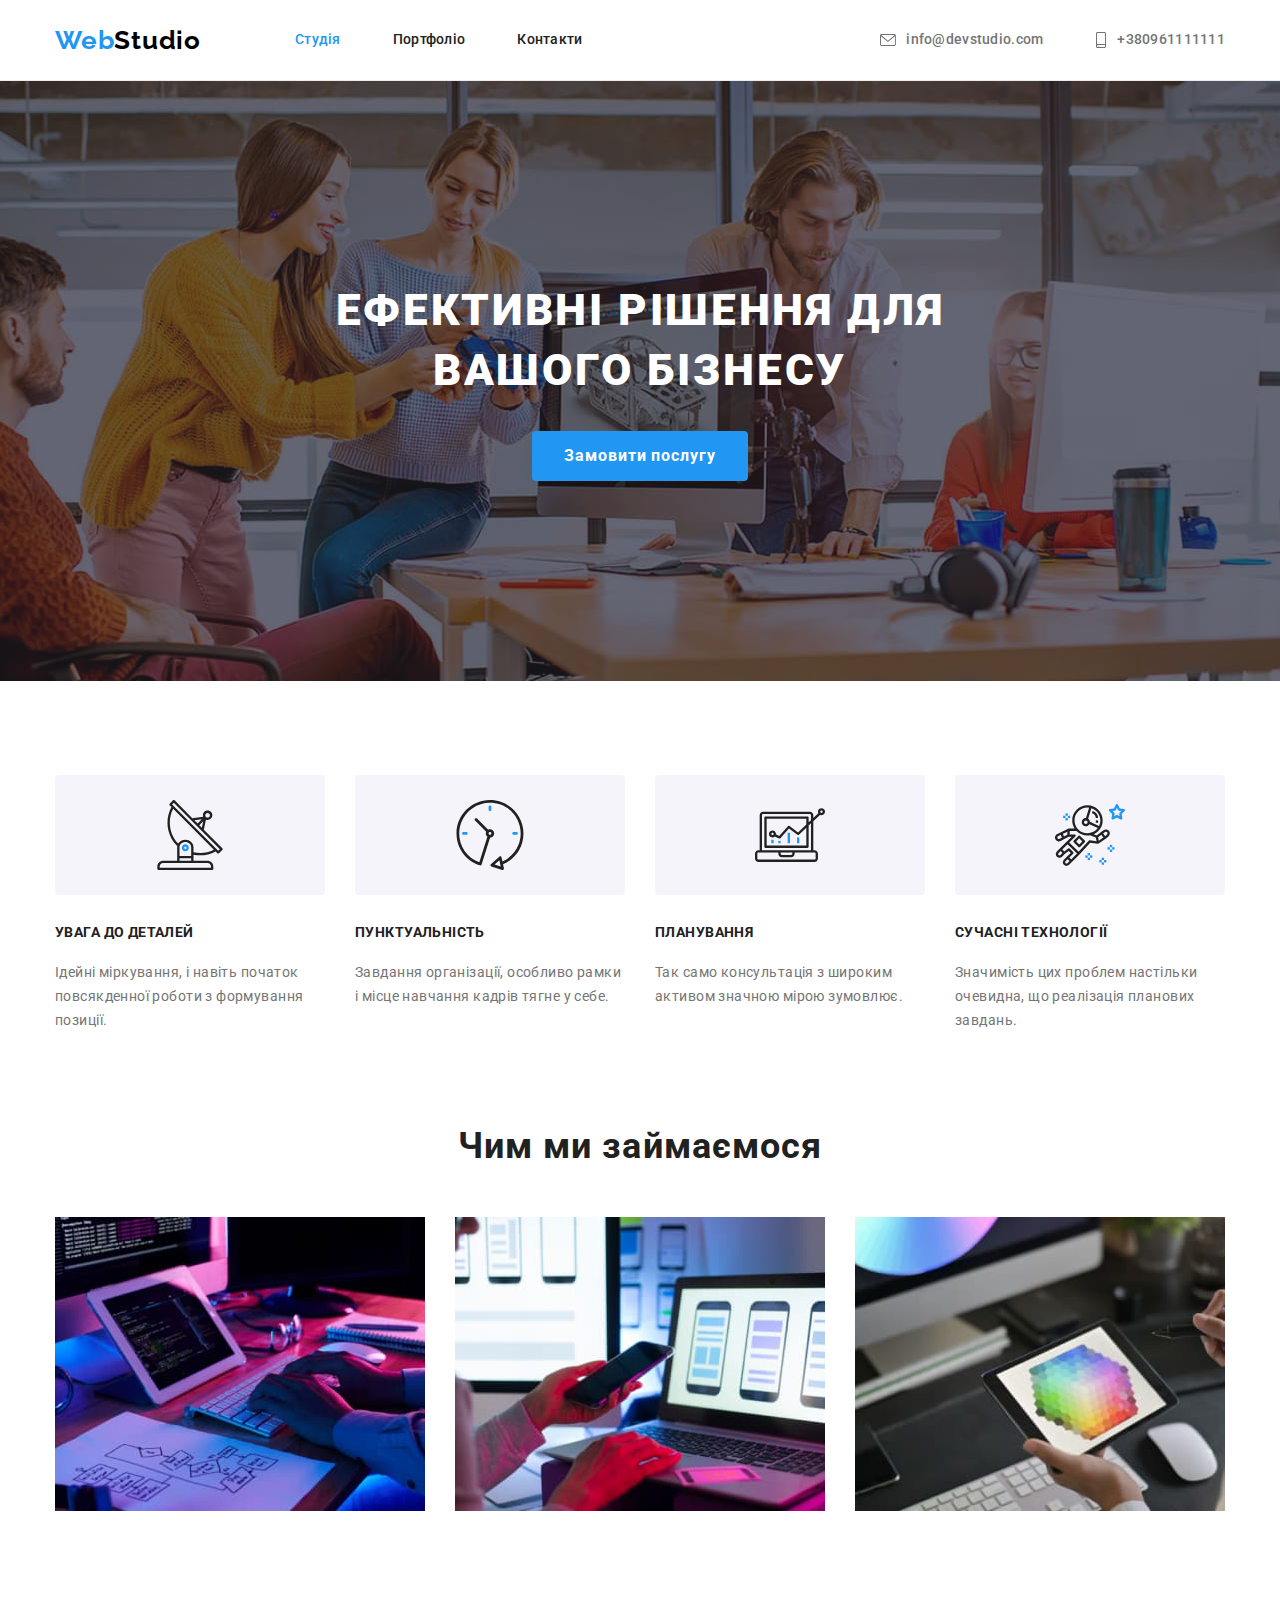
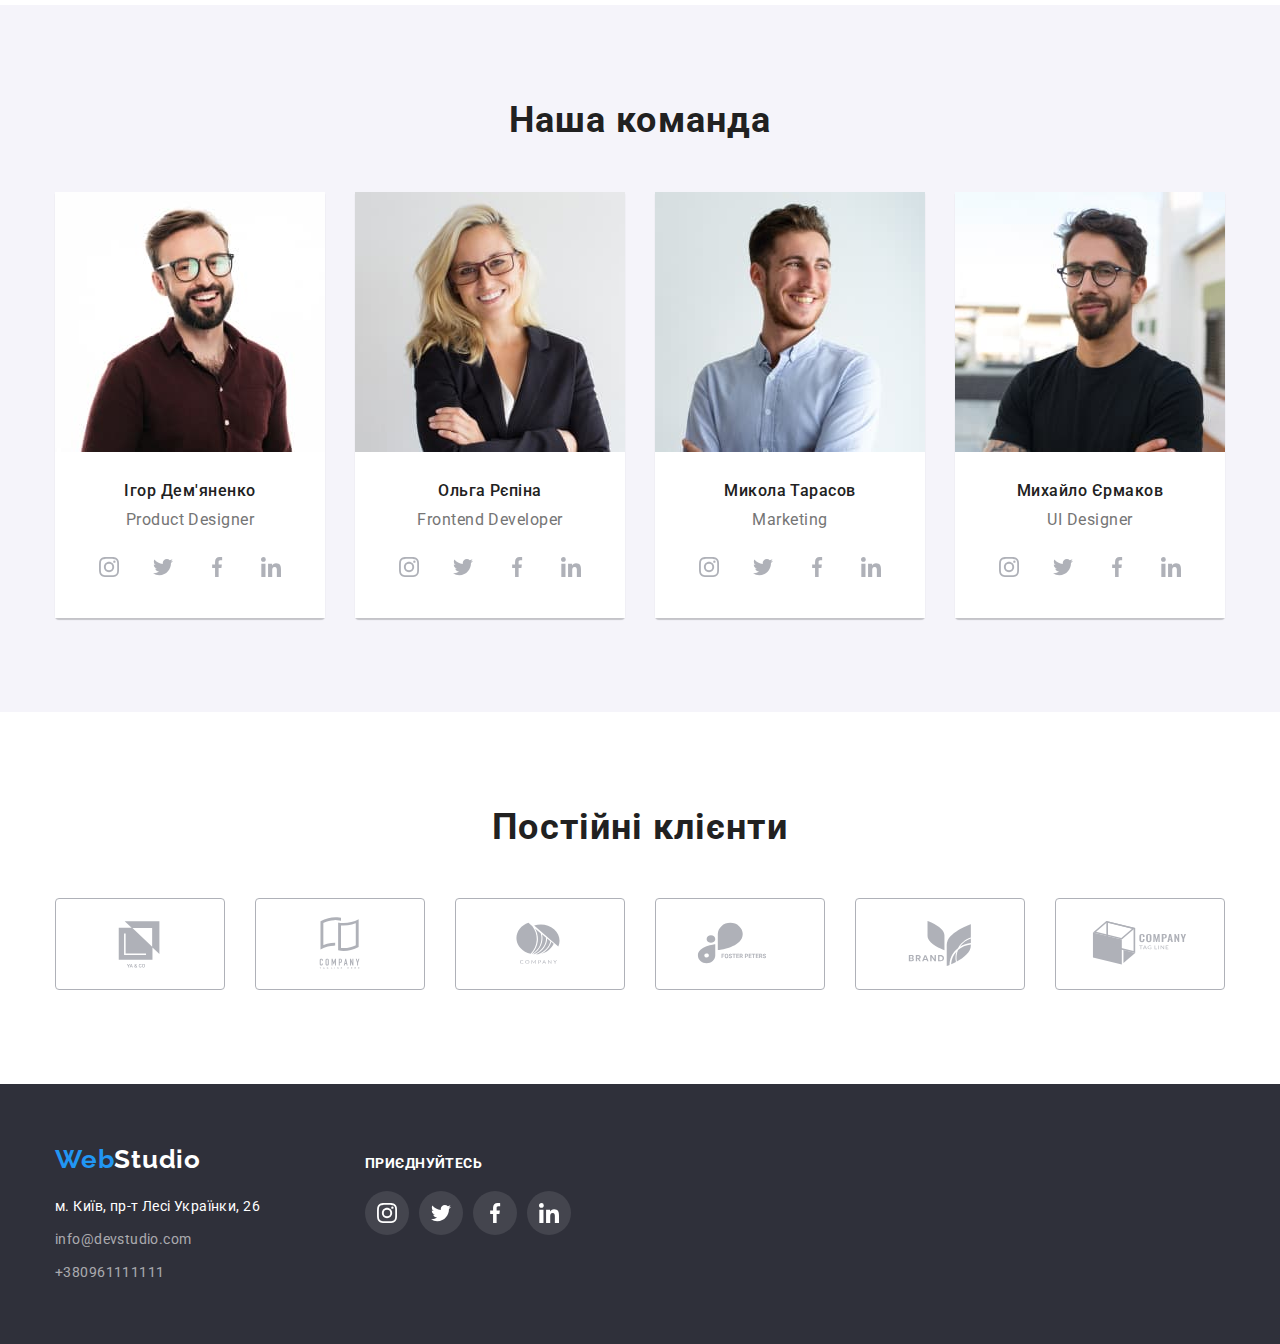
<file: index.html>
<!DOCTYPE html>
<html lang="uk">

<head>
    <meta charset="UTF-8">
    <meta http-equiv="X-UA-Compatible" content="IE=edge">
    <meta name="viewport" content="width=device-width, initial-scale=1.0">
    <title>WebStudio</title>
    <link rel="preconnect" href="https://fonts.googleapis.com">
    <link rel="preconnect" href="https://fonts.gstatic.com" crossorigin>
    <link
        href="https://fonts.googleapis.com/css2?family=Raleway:wght@700&family=Roboto:wght@400;500;700;900&display=swap"
        rel="stylesheet">
    <link rel="stylesheet" href="https://cdn.jsdelivr.net/npm/modern-normalize@1.1.0/modern-normalize.min.css">
    <link rel="stylesheet" href="./css/styles.css">
</head>

<body>
    <header class="page-header">
        <!--навігація-->
        <div class="container page-header-container">
            <nav class="header-navigation">
                <a class="logo" href="./index.html"><span class="blu">Web</span><span class="black">Studio</span></a>
                <ul class="menu list header-menu">
                    <li class="menu-item">
                        <a class="link-nav current" href="./index.html">Студія</a>
                    </li>
                    <li class="menu-item">
                        <a class="link-nav" href="./portfolio.html">Портфоліо</a>
                    </li>
                    <li class="menu-item">
                        <a class="link-nav" href="#Контакти">Контакти</a>
                    </li>
                </ul>
            </nav>
            <ul class="menu list">
                <li class="menu-item">
                    <a class="menu-link-nav" href="mailto:info@devstudio.com"><svg aria-label="іконка конверт"
                            class="header-contact-icon" width="16px" height="12px">
                            <use href="./images/sprite.svg#icon-envelope"></use>
                        </svg>info@devstudio.com</a>
                </li>
                <li class="menu-item">
                    <a class="menu-link-nav" href="tel:+380961111111"><svg aria-label="іконка телефон"
                            class="header-contact-icon" width="12px" height="16px">
                            <use href="./images/sprite.svg#icon-smartphone"></use>
                        </svg>+380961111111</a>
                </li>
            </ul>
        </div>
    </header>
    <main>
        <section class="section hero">
            <div class="container hero-box">
                <h1 class="hero-title">Ефективні рішення для вашого бізнесу</h1>
                <button class="hero-btn" type="button">Замовити послугу</button>
            </div>
        </section>
        <section class="section feature-section">
            <h2 class="visually-hidden">Наші переваги</h2>
            <div class="container">
                <ul class="list list-benefits">
                    <li class=feature-list>
                        <div class="feature-picture">
                            <svg aria-label="іконка антена" class="feature-icon" width="70px" height="70px">
                                <use href="./images/sprite.svg#icon-antenna"></use>
                            </svg>
                        </div>
                        <h3 class="feature-title">УВАГА ДО ДЕТАЛЕЙ</h3>
                        <p class="feature-text">Ідейні міркування, і навіть початок повсякденної роботи з формування
                            позиції.
                        </p>
                    </li>
                    <li class=feature-list>
                        <div class="feature-picture">
                            <svg aria-label="іконка годинник" class="feature-icon" width="70px" height="70px">
                                <use href="./images/sprite.svg#icon-clock"></use>
                            </svg>
                        </div>
                        <h3 class="feature-title">ПУНКТУАЛЬНІСТЬ</h3>
                        <p class="feature-text">Завдання організації, особливо рамки і місце навчання кадрів тягне у
                            себе.
                        </p>
                    </li>
                    <li class=feature-list>
                        <div class="feature-picture">
                            <svg aria-label="іконка діаграма" class="feature-icon" width="70px" height="70px">
                                <use href="./images/sprite.svg#icon-diagram"></use>
                            </svg>
                        </div>
                        <h3 class="feature-title">ПЛАНУВАННЯ</h3>
                        <p class="feature-text">Так само консультація з широким активом значною мірою зумовлює.
                        </p>
                    </li>
                    <li class=feature-list>
                        <div class="feature-picture">
                            <svg aria-label="іконка астронавт" class="feature-icon" width="70px" height="70px">
                                <use href="./images/sprite.svg#icon-astronaut"></use>
                            </svg>
                        </div>
                        <h3 class="feature-title">СУЧАСНІ ТЕХНОЛОГІЇ</h3>
                        <p class="feature-text">Значимість цих проблем настільки очевидна, що реалізація планових
                            завдань.
                        </p>
                    </li>
                </ul>
            </div>
        </section>
        <section class="section examples-section">
            <div class="container">
                <h2 class="section-examples">Чим ми займаємося</h2>
                <ul class="list list-examplex">
                    <li class="examples-list">
                        <img src="./images/box1.jpg" alt="Робочий стіл з клавіатурою і екраном" width="370">
                    </li>
                    <li class="examples-list">
                        <img src="./images/box2.jpg" alt="Смартфон в руці на фоні екрану зі смартфонами" width="370">
                    </li>
                    <li class="examples-list">
                        <img src="./images/box3.jpg" alt="Екран з різнокольоровим шестикутником" width="370">
                    </li>
                </ul>
            </div>
        </section>
        <section class="section section-team">
            <div class="container">
                <h2 class="team-section-team">Наша команда</h2>
                <ul class="list list-team">
                    <li class="member-list">
                        <img src="./images/teammate1.jpg" alt="Усміхнений чоловік з бородою в окулярах" width="270">
                        <div class="member-content">
                            <h3 class="member-team">Ігор Дем'яненко</h3>
                            <p class="team-list" lang="en">Product Designer</p>

                            <ul class="social-list list">
                                <li class="social-list-item">
                                    <a href="" class="social-list-link">
                                        <svg aria-label="логотип інстаграм" width="20px" height="20px"
                                            class="social-list-icon">
                                            <use href="./images/sprite.svg#icon-instagram">
                                            </use>
                                        </svg>
                                    </a>
                                </li>
                                <li class="social-list-item">
                                    <a href="" class="social-list-link">
                                        <svg aria-label="логотип твітер" width="20px" height="20px"
                                            class="social-list-icon">
                                            <use href="./images/sprite.svg#icon-twitter">
                                            </use>
                                        </svg>
                                    </a>
                                </li>
                                <li class="social-list-item">
                                    <a href="" class="social-list-link">
                                        <svg aria-label="логотип фейсбук" width="20px" height="20px"
                                            class="social-list-icon">
                                            <use href="./images/sprite.svg#icon-facebook">
                                            </use>
                                        </svg>
                                    </a>
                                </li>
                                <li class="social-list-item">
                                    <a href="" class="social-list-link">
                                        <svg aria-label="логотип лінкедін" width="20px" height="20px"
                                            class="social-list-icon">
                                            <use href="./images/sprite.svg#icon-linkedin">
                                            </use>
                                        </svg>
                                    </a>
                                </li>
                            </ul>
                        </div>
                    </li>
                    <li class="member-list">
                        <img src="./images/teammate2.jpg" alt="Усміхнена жінка з білим волоссям в окулярах" width="270">
                        <div class="member-content">
                            <h3 class="member-team">Ольга Рєпіна</h3>
                            <p class="team-list" lang="en">Frontend Developer</p>
                            <ul class="social-list list">
                                <li class="social-list-item">
                                    <a href="" class="social-list-link">
                                        <svg aria-label="логотип інстаграм" width="20px" height="20px"
                                            class="social-list-icon">
                                            <use href="./images/sprite.svg#icon-instagram">
                                            </use>
                                        </svg>
                                    </a>
                                </li>
                                <li class="social-list-item">
                                    <a href="" class="social-list-link">
                                        <svg aria-label="логотип твітер" width="20px" height="20px"
                                            class="social-list-icon">
                                            <use href="./images/sprite.svg#icon-twitter">
                                            </use>
                                        </svg>
                                    </a>
                                </li>
                                <li class="social-list-item">
                                    <a href="" class="social-list-link">
                                        <svg aria-label="логотип фейсбук" width="20px" height="20px"
                                            class="social-list-icon">
                                            <use href="./images/sprite.svg#icon-facebook">
                                            </use>
                                        </svg>
                                    </a>
                                </li>
                                <li class="social-list-item">
                                    <a href="" class="social-list-link">
                                        <svg aria-label="логотип лінкедін" width="20px" height="20px"
                                            class="social-list-icon">
                                            <use href="./images/sprite.svg#icon-linkedin">
                                            </use>
                                        </svg>
                                    </a>
                                </li>
                            </ul>
                        </div>
                    </li>
                    <li class="member-list">
                        <img src="./images/teammate3.jpg" alt="Усміхнений чоловік в білій сорочці" width="270">
                        <div class="member-content">
                            <h3 class="member-team">Микола Тарасов</h3>
                            <p class="team-list" lang="en">Marketing</p>
                            <ul class="social-list list">
                                <li class="social-list-item">
                                    <a href="" class="social-list-link">
                                        <svg aria-label="логотип інстаграм" width="20px" height="20px"
                                            class="social-list-icon">
                                            <use href="./images/sprite.svg#icon-instagram">
                                            </use>
                                        </svg>
                                    </a>
                                </li>
                                <li class="social-list-item">
                                    <a href="" class="social-list-link">
                                        <svg aria-label="логотип твітер" width="20px" height="20px"
                                            class="social-list-icon">
                                            <use href="./images/sprite.svg#icon-twitter">
                                            </use>
                                        </svg>
                                    </a>
                                </li>
                                <li class="social-list-item">
                                    <a href="" class="social-list-link">
                                        <svg aria-label="логотип фейсбук" width="20px" height="20px"
                                            class="social-list-icon">
                                            <use href="./images/sprite.svg#icon-facebook">
                                            </use>
                                        </svg>
                                    </a>
                                </li>
                                <li class="social-list-item">
                                    <a href="" class="social-list-link">
                                        <svg aria-label="логотип лінкедін" width="20px" height="20px"
                                            class="social-list-icon">
                                            <use href="./images/sprite.svg#icon-linkedin">
                                            </use>
                                        </svg>
                                    </a>
                                </li>
                            </ul>
                        </div>
                    </li>
                    <li class="member-list">
                        <img src="./images/teammate4.jpg" alt="Чоловік в окулярах" width="270">
                        <div class="member-content">
                            <h3 class="member-team">Михайло Єрмаков</h3>
                            <p class="team-list" lang="en">UI Designer</p>
                            <ul class="social-list list">
                                <li class="social-list-item">
                                    <a href="" class="social-list-link">
                                        <svg aria-label="логотип інстаграм" width="20px" height="20px"
                                            class="social-list-icon">
                                            <use href="./images/sprite.svg#icon-instagram">
                                            </use>
                                        </svg>
                                    </a>
                                </li>
                                <li class="social-list-item">
                                    <a href="" class="social-list-link">
                                        <svg aria-label="логотип твітер" width="20px" height="20px"
                                            class="social-list-icon">
                                            <use href="./images/sprite.svg#icon-twitter">
                                            </use>
                                        </svg>
                                    </a>
                                </li>
                                <li class="social-list-item">
                                    <a href="" class="social-list-link">
                                        <svg aria-label="логотип фейсбук" width="20px" height="20px"
                                            class="social-list-icon">
                                            <use href="./images/sprite.svg#icon-facebook">
                                            </use>
                                        </svg>
                                    </a>
                                </li>
                                <li class="social-list-item">
                                    <a href="" class="social-list-link">
                                        <svg aria-label="логотип лінкедін" width="20px" height="20px"
                                            class="social-list-icon">
                                            <use href="./images/sprite.svg#icon-linkedin">
                                            </use>
                                        </svg>
                                    </a>
                                </li>
                            </ul>
                        </div>
                    </li>
                </ul>
            </div>
        </section>
        <section class="section client-section">
            <div class="container">
                <h2 class="clients">Постійні клієнти</h2>
                <ul class="client-list list">
                    <li class="client first-client">
                        <a class="client-link-icon" href="">
                            <svg aria-label="логотип клієнта першого" class="client-list-icon" width="106px"
                                height="60px">
                                <use href="./images/sprite.svg#icon-Logo1"></use>
                            </svg>
                        </a>
                    </li>
                    <li class="client second-client">
                        <a class="client-link-icon" href="">
                            <svg aria-label="логотип клієнта другого" class="client-list-icon" width="106px"
                                height="60px">
                                <use href="./images/sprite.svg#icon-Logo2"></use>
                            </svg>
                        </a>
                    </li>
                    <li class="client third-client">
                        <a class="client-link-icon" href="">
                            <svg aria-label="логотип клієнта третього" class="client-list-icon" width="106px"
                                height="60px">
                                <use href="./images/sprite.svg#icon-Logo3"></use>
                            </svg>
                        </a>
                    </li>
                    <li class="client fourth-client">
                        <a class="client-link-icon" href="">
                            <svg aria-label="логотип клієнта четвертого" class="client-list-icon" width="106px"
                                height="60px">
                                <use href="./images/sprite.svg#icon-Logo4"></use>
                            </svg>
                        </a>
                    </li>
                    <li class="client fifth-client">
                        <a class="client-link-icon" href="">
                            <svg aria-label="логотип клієнта п'ятого" class="client-list-icon" width="106px"
                                height="60px">
                                <use href="./images/sprite.svg#icon-Logo5"></use>
                            </svg>
                        </a>
                    </li>
                    <li class="client sixth-client">
                        <a class="client-link-icon" href="">
                            <svg aria-label="логотип клієнта шостого" class="client-list-icon" width="106px"
                                height="60px">
                                <use href="./images/sprite.svg#icon-Logo6"></use>
                            </svg>
                        </a>
                    </li>

                </ul>
            </div>
        </section>
    </main>
    <footer class="contacts">
        <div class="container main-footer-container">
            <div class="first-footer-container">
                <a class="logo link logo-footer" href="https://index.html"><span class="blu">Web</span><span
                        class="white">Studio</span></a>
                <address class="address">
                    <ul class="address-link list">
                        <li class="contact-list">
                            <a class="a-contact" href="htpps://googlemaps/CPtrU1FHBa2aNyZL9" target="_blank"
                                rel="noopener noreferrer nofollow">м.
                                Київ, пр-т Лесі Українки, 26</a>
                        </li>
                        <li class="contact-list">
                            <a class="mail-link" href="mailto:info@devstudio.com">info@devstudio.com</a>
                        </li>
                        <li class="contact-list">
                            <a class="phone-link" href="tel:+380961111111">+380961111111</a>
                        </li>
                    </ul>
                </address>
            </div>
            <div class="second-footer-container">
                <p class="footer-link-icon">приєднуйтесь</p>
                <ul class="footer-social-list list">
                    <li class="footer-social-list-item">
                        <a href="" class="footer-social-list-link">
                            <svg aria-label="логотип інстаграм" width="20px" height="20px" class="social-list-icon">
                                <use href="./images/sprite.svg#icon-instagram">
                                </use>
                            </svg>
                        </a>
                    </li>
                    <li class="footer-social-list-item">
                        <a href="" class="footer-social-list-link">
                            <svg aria-label="логотип твітер" width="20px" height="20px" class="social-list-icon">
                                <use href="./images/sprite.svg#icon-twitter">
                                </use>
                            </svg>
                        </a>
                    </li>
                    <li class="footer-social-list-item">
                        <a href="" class="footer-social-list-link">
                            <svg aria-label="логотип фейсбук" width="20px" height="20px" class="social-list-icon">
                                <use href="./images/sprite.svg#icon-facebook">
                                </use>
                            </svg>
                        </a>
                    </li>
                    <li class="footer-social-list-item">
                        <a href="" class="footer-social-list-link">
                            <svg aria-label="логотип лінкедін" width="20px" height="20px" class="social-list-icon">
                                <use href="./images/sprite.svg#icon-linkedin">
                                </use>
                            </svg>
                        </a>
                    </li>
                </ul>
            </div>
        </div>
    </footer>
</body>

</html>
</file>
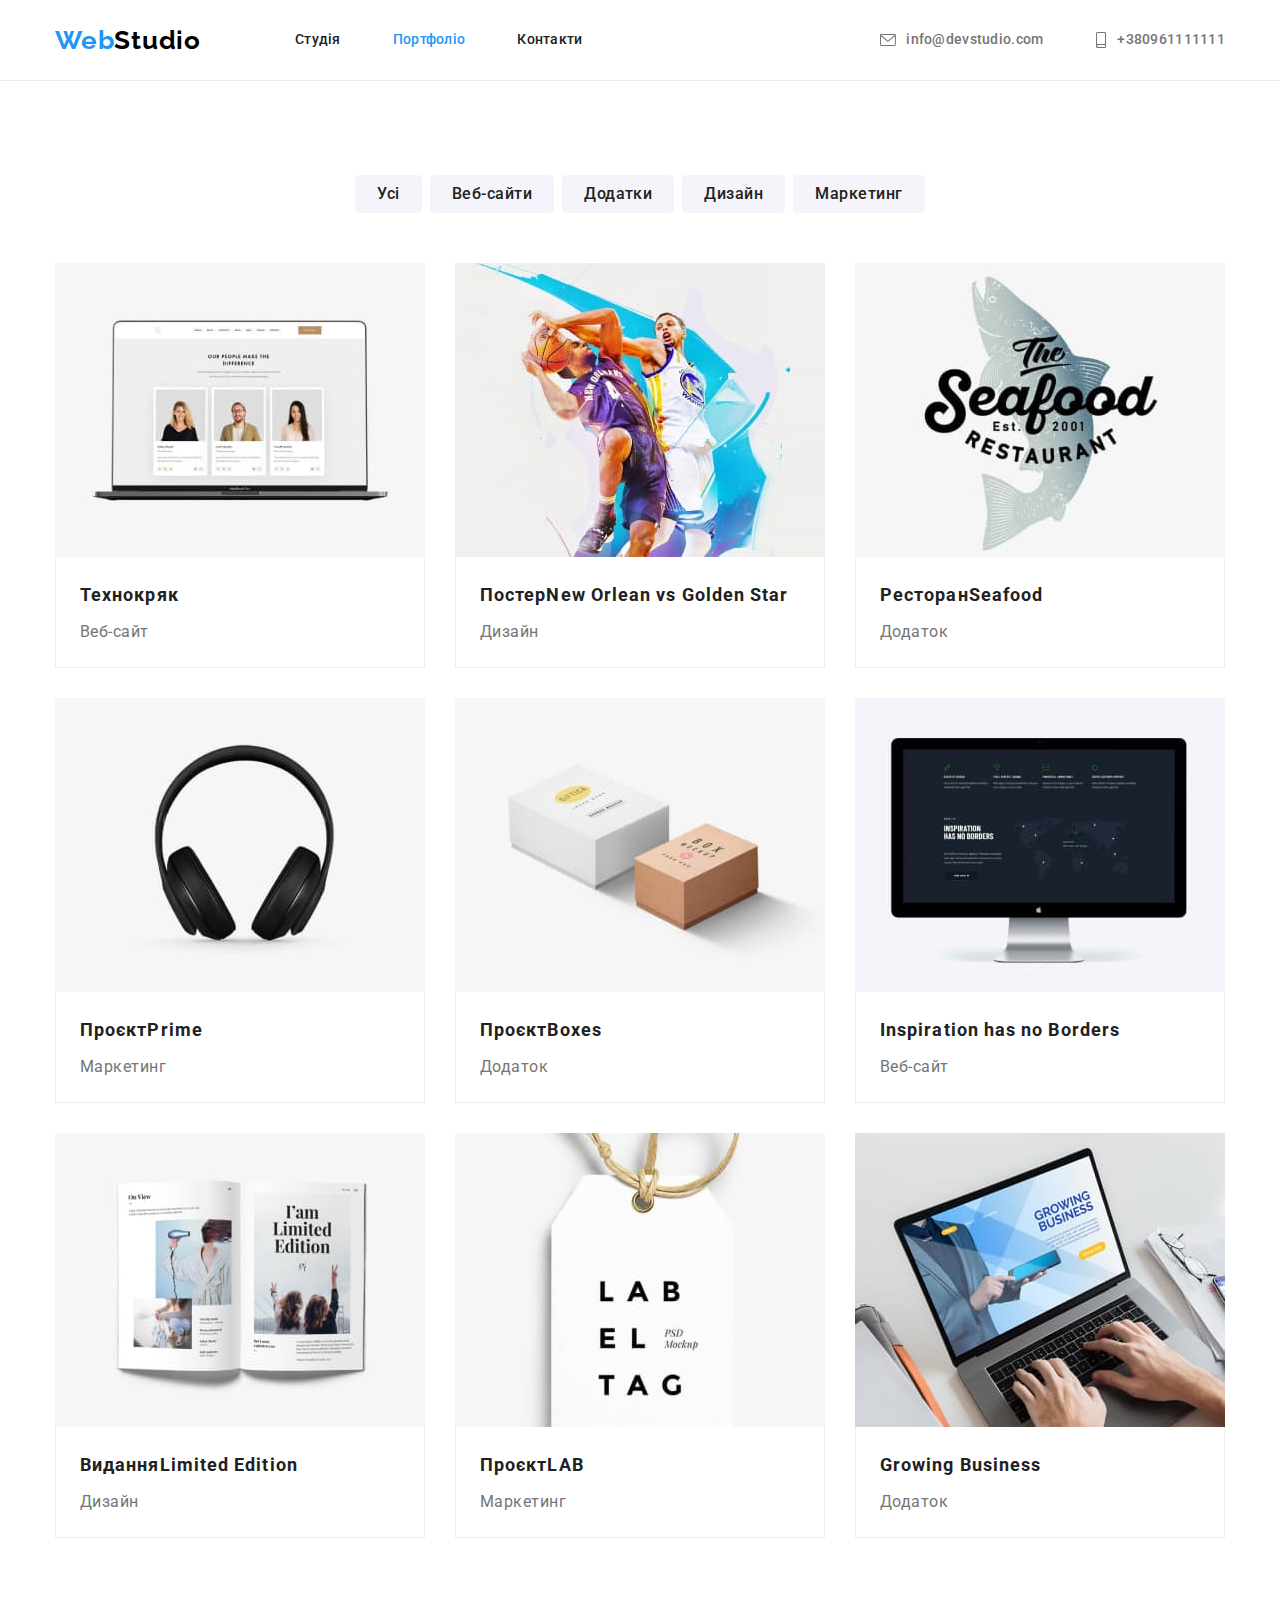
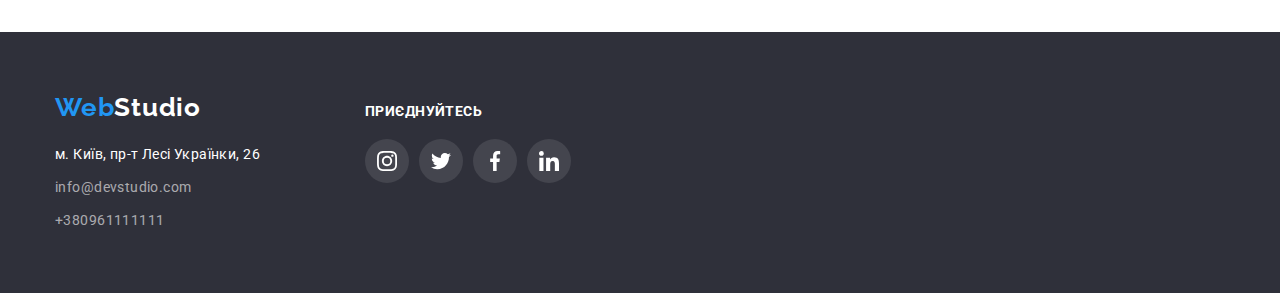
<file: portfolio.html>
<!DOCTYPE html>
<html lang="uk">

<head>
    <meta charset="UTF-8">
    <meta http-equiv="X-UA-Compatible" content="IE=edge">
    <meta name="viewport" content="width=device-width, initial-scale=1.0">
    <title>Portfolio</title>
    <link rel="preconnect" href="https://fonts.googleapis.com">
    <link rel="preconnect" href="https://fonts.gstatic.com" crossorigin>
    <link
        href="https://fonts.googleapis.com/css2?family=Raleway:wght@700&family=Roboto:wght@400;500;700;900&display=swap"
        rel="stylesheet">
    <link rel="stylesheet" href="https://cdn.jsdelivr.net/npm/modern-normalize@1.1.0/modern-normalize.min.css">
    <link rel="stylesheet" href="./css/styles.css">
</head>

<body>
    <header class="page-header">
        <!--навігація-->
        <div class="container page-header-container">
            <nav class="header-navigation">
                <a class="logo" href="./index.html"><span class="blu">Web</span><span class="black">Studio</span></a>
                <ul class="menu list header-menu">
                    <li class="menu-item">
                        <a class="link-nav" href="./index.html">Студія</a>
                    </li>
                    <li class="menu-item">
                        <a class="link-nav current" href="./portfolio.html">Портфоліо</a>
                    </li>
                    <li class="menu-item">
                        <a class="link-nav" href="#Контакти">Контакти</a>
                    </li>
                </ul>
            </nav>
            <ul class="menu list">
                <li class="menu-item">
                    <a class="menu-link-nav" href="mailto:info@devstudio.com"><svg class="header-contact-icon"
                            width="16px" height="12px">
                            <use href="./images/sprite.svg#icon-envelope"></use>
                        </svg>info@devstudio.com</a>
                </li>
                <li class="menu-item">
                    <a class="menu-link-nav" href="tel:+380961111111"><svg class="header-contact-icon" width="12px"
                            height="16px">
                            <use href="./images/sprite.svg#icon-smartphone"></use>
                        </svg>+380961111111</a>
                </li>
            </ul>
        </div>
    </header>

    <main>
        <section class="section portfolio-section">
            <div class="container">
                <h1 hidden>Портфоліо</h1>
                <!--кнопки-фільтри-->
                <ul class="list portfolio-list">
                    <li>
                        <button class="section-btn" type="button">Усі</button>
                    </li>
                    <li>
                        <button class="section-btn" type="button">Веб-сайти</button>
                    </li>
                    <li>
                        <button class="section-btn" type="button">Додатки</button>
                    </li>
                    <li>
                        <button class="section-btn" type="button">Дизайн</button>
                    </li>
                    <li>
                        <button class="section-btn" type="button">Маркетинг</button>
                    </li>
                </ul>
                <!--картки портфоліо-->
                <ul class="list portfolio-examples">
                    <li class="portfolio-examples-list">
                        <a class="portfolio-link" href="./portfolio.html">
                            <img src="./images/portf1.jpg" alt="Сторінка з трьоиа контактами" width="370">
                            <div class="portfolio-page-title">
                                <h2 class="portfolio-page">Технокряк</h2>
                                <p class="portfolio-tytle">Веб-сайт</p>
                            </div>
                        </a>
                    </li>
                    <li class="portfolio-examples-list">
                        <a class="portfolio-link" href="./portfolio.html">
                            <img src="./images/portf2.jpg" alt="Два баскетболісти" width="370">
                            <div class="portfolio-page-title">
                                <h2 class="portfolio-page">Постер<span lang="en">New Orlean vs Golden Star</span>
                                </h2>
                                <p class="portfolio-tytle">Дизайн</p>
                            </div>
                        </a>
                    </li>
                    <li class="portfolio-examples-list">
                        <a class="portfolio-link" href="./portfolio.html">
                            <img src="./images/portf3.jpg" alt="Логотип ресторану морепродуктів" width="370">
                            <div class="portfolio-page-title">
                                <h2 class="portfolio-page">Ресторан<span lang="en">Seafood</span></h2>
                                <p class="portfolio-tytle">Додаток</p>
                            </div>
                        </a>
                    </li>
                    <li class="portfolio-examples-list">
                        <a class="portfolio-link" href="./portfolio.html">
                            <img src="./images/portf4.jpg" alt="Навушники" width="370">
                            <div class="portfolio-page-title">
                                <h2 class="portfolio-page">Проєкт<span lang="en">Prime</span></h2>
                                <p class="portfolio-tytle">Маркетинг</p>
                            </div>
                        </a>
                    </li>
                    <li class="portfolio-examples-list">
                        <a class="portfolio-link" href="./portfolio.html">
                            <img src="./images/portf5.jpg" alt="Дві коробочки" width="370">
                            <div class="portfolio-page-title">
                                <h2 class="portfolio-page">Проєкт<span lang="en">Boxes</span></h2>
                                <p class="portfolio-tytle">Додаток</p>
                            </div>
                        </a>
                    </li>
                    <li class="portfolio-examples-list">
                        <a class="portfolio-link" href="./portfolio.html">
                            <img src="./images/portf6.jpg" alt="Монітор" width="370">
                            <div class="portfolio-page-title">
                                <h2 class="portfolio-page"><span lang="en">Inspiration has no Borders</span></h2>
                                <p class="portfolio-tytle">Веб-сайт</p>
                            </div>
                        </a>
                    </li>
                    <li class="portfolio-examples-list">
                        <a class="portfolio-link" href="./portfolio.html">
                            <img src="./images/portf7.jpg" alt="Розгорнута книга з малюнками" width="370">
                            <div class="portfolio-page-title">
                                <h2 class="portfolio-page">Видання<span lang="en">Limited Edition</span></h2>
                                <p class="portfolio-tytle">Дизайн</p>
                            </div>
                        </a>
                    </li>
                    <li class="portfolio-examples-list">
                        <a class="portfolio-link" href="./portfolio.html">
                            <img src="./images/portf8.jpg" alt="Бірка" width="370">
                            <div class="portfolio-page-title">
                                <h2 class="portfolio-page">Проєкт<span lang="en">LAB</span></h2>
                                <p class="portfolio-tytle">Маркетинг</p>
                            </div>
                        </a>
                    </li>
                    <li class="portfolio-examples-list">
                        <a class="portfolio-link" href="./portfolio.html">
                            <img src="./images/portf9.jpg" alt="Руки на клавіатурі ноутбуку" width="370">
                            <div class="portfolio-page-title">
                                <h2 class="portfolio-page"><span lang="en">Growing Business</span></h2>
                                <p class="portfolio-tytle">Додаток</p>
                            </div>
                        </a>
                    </li>
                </ul>
            </div>
        </section>
    </main>

    <footer class="contacts">
        <div class="container main-footer-container">
            <div class="first-footer-container">
                <a class="logo link logo-footer" href="https://index.html"><span class="blu">Web</span><span
                        class="white">Studio</span></a>
                <address class="address">
                    <ul class="address-link list">
                        <li class="contact-list">
                            <a class="a-contact" href="htpps://googlemaps/CPtrU1FHBa2aNyZL9" target="_blank"
                                rel="noopener noreferrer nofollow">м.
                                Київ, пр-т Лесі Українки, 26</a>
                        </li>
                        <li class="contact-list">
                            <a class="mail-link" href="mailto:info@devstudio.com">info@devstudio.com</a>
                        </li>
                        <li class="contact-list">
                            <a class="phone-link" href="tel:+380961111111">+380961111111</a>
                        </li>
                    </ul>
                </address>
            </div>
            <div class="second-footer-container">
                <p class="footer-link-icon">приєднуйтесь</p>
                <ul class="footer-social-list list">
                    <li class="footer-social-list-item">
                        <a href="" class="footer-social-list-link">
                            <svg aria-label="логотип інстаграм" width="20px" height="20px" class="social-list-icon">
                                <use href="./images/sprite.svg#icon-instagram">
                                </use>
                            </svg>
                        </a>
                    </li>
                    <li class="footer-social-list-item">
                        <a href="" class="footer-social-list-link">
                            <svg aria-label="логотип твітер" width="20px" height="20px" class="social-list-icon">
                                <use href="./images/sprite.svg#icon-twitter">
                                </use>
                            </svg>
                        </a>
                    </li>
                    <li class="footer-social-list-item">
                        <a href="" class="footer-social-list-link">
                            <svg aria-label="логотип фейсбук" width="20px" height="20px" class="social-list-icon">
                                <use href="./images/sprite.svg#icon-facebook">
                                </use>
                            </svg>
                        </a>
                    </li>
                    <li class="footer-social-list-item">
                        <a href="" class="footer-social-list-link">
                            <svg aria-label="логотип лінкедін" width="20px" height="20px" class="social-list-icon">
                                <use href="./images/sprite.svg#icon-linkedin">
                                </use>
                            </svg>
                        </a>
                    </li>
                </ul>
            </div>
        </div>
    </footer>
</body>

</html>
</file>
<file: css/styles.css>
:root{
    --accent-color:#2196F3;
    --primery-text-color:#212121;
    --secondary-text-color:#757575;
    --logo-light-color:#ffffff;
    --logo-dark-color:#000000;
    --background-color:#2F303A;
    --secondary-background-color:#F5F4FA;
    
}

/*--Скидання дефолтних стилів--*/

h1,
h2,
h3,
h4,
p{
    margin-top: 0;
    margin-bottom: 0;
}

ul,
ol{
    margin-top: 0;
    margin-bottom: 0;
    padding-left: 0;
}
 
button{
    cursor: pointer;
}

a{
    text-decoration: none;
}

img{
    display: block;
    max-width: 100%;
    height: auto;
}

address{
    font-style: normal;
}

.list{
    list-style: none;
}

.link{
    link-decoration: none;
}

body{
    color: var(--primery-text-color);
    background-color:var(--main-backgroung-color);
    font-family: Roboto, sans-serif; 
    font-weight: 700;
font-size: 18px;
line-height: 2;
letter-spacing: 0.06em;
}

.container{
    width: 1200px;
    margin-left: auto;
    margin-right: auto;
    padding-left: 15px;
    padding-right: 15px;
}

.visually-hidden {
  position: absolute;
    white-space: nowrap;
    width: 1px;
    height: 1px;
    overflow: hidden;
    border: 0;
    padding: 0;
    clip: rect(0 0 0 0);
    clip-path: inset(50%);
    margin: -1px;
}

/*--HEADER--*/

.page-header{
border-bottom: 1px solid #ECECEC;
}

.page-header-container{
display: flex;
align-items: center;
}

.header-navigation{
    display: flex;
    align-items: center;
}

.menu{
    display: flex;
    column-gap: 52px;
    margin-left: auto;
}


.blu{
    color:var(--accent-color);
}
.black{
    color:var(--logo-dark-color);
}

.logo{
    font-family: 'Raleway', sans-serif;
font-weight: 700;
font-size: 26px;
line-height: 1.19;
letter-spacing: 0.03em;
margin-right: 94px;
}


.link-nav{
    color:var(--primery-text-color);
    font-family: 'Roboto', sans-serif;
font-weight: 500;
font-size: 14px;
line-height: 1.14;
letter-spacing: 0.02em;
padding-top: 32px;
    padding-bottom: 32px;
    display: block;
}

.link-nav:hover,
.link-nav:focus{
    color:var(--accent-color);
}

.menu-link-nav{
    color:var(--secondary-text-color);
    font-family: 'Roboto', sans-serif;
font-weight: 500;
font-size: 14px;
line-height: 1.14;
letter-spacing: 0.02em;
padding-top: 32px;
    padding-bottom: 32px;
    display: flex;
    align-items: center;
}


.menu-link-nav:hover,
.menu-link-nav:focus{
    color:var(--accent-color);
}

.menu .current{
    color:var(--accent-color);
}

.header-contact .link{
    color:var(--secondary-text-color);
}


.header-contact-icon{
    fill:currentColor;
    margin-right: 10px;
}

.header-contact-icon:hover,
.header-contact-icon:focus{
    fill:var(--accent-color);
}



.section{
    padding-top: 94px;
    padding-bottom: 94px;
}

/*--HERO--*/

.hero{
    background-color: #C4C4C4;
    text-align: center;
    margin: 0 auto;
    padding: 200px 0;
    height: 600px;
    max-width: 1600px;
    background-image: linear-gradient(to right, rgba(47, 48, 58, 0.4), rgba(47, 48, 58, 0.4)), url(../images/hero\ bg\ photo.jpg);
    background-repeat: no-repeat;
    background-position: center;
    background-size: cover;
}


.hero-title{
    color:var(--logo-light-color);
    font-family: 'Roboto', sans-serif;
font-weight: 900;
font-size: 44px;
line-height: 1.36;
text-align: center;
letter-spacing: 0.06em;
text-transform: uppercase;
width: 696px;
margin-bottom: 30px;
margin-left: auto;
margin-right: auto;
}

.hero-btn{
background-color:var(--accent-color);
color:var(--logo-light-color);
font-family: 'Roboto', sans-serif;
font-weight: 700;
font-size: 16px;
line-height: 1.88;
display: flex;
align-items: center;
text-align: center;
letter-spacing: 0.06em;
display: block;
margin: 0 auto;
padding: 10px 32px;
display: block;
border-radius: 4px;
min-width: 216px;
border: none;
}

/*--FEATURE SECTION--*/

.feature-section{
    padding-top: 94px;
    padding-bottom: 93px;
}

.list-benefits{
    display: flex;
    flex-wrap: wrap;
    margin-left: auto;
    margin-right: auto;
    column-gap: 30px;   
}

.feature-list{
    width: 270px;
flex-basis: calc(100%/4-30px);   
}

.feature-text{
    color:var(--secondary-text-color);
    font-family: 'Roboto',sans-serif;
font-weight: 400;
font-size: 14px;
line-height: 1.7;
letter-spacing: 0.03em;
}


.feature-title{
    font-family: 'Roboto', sans-serif;
font-weight: 700;
font-size: 14px;
line-height: 1.14;
letter-spacing: 0.03em;
text-transform: uppercase;
margin-bottom: 20px;
}

.feature-picture{
    display: flex;
    width: 270px;
    height: 120px;
    justify-content: center;
    align-items: center;
    background: #F5F4FA;
border-radius: 4px;
margin-bottom: 30px;
}


/*--EXAMPLES SECTION--*/

.examples-section{
    padding-top: 0;
    padding-bottom: 94px;
}

.list-examplex{
    display: flex;
    flex-wrap: wrap;
    gap: 30px;
}

.examples-list{
width: 370px;
flex-basis: calc((100%/3)-30px);
}


.section-examples{
    font-family: 'Roboto', sans-serif;
    font-weight: 700;
font-size: 36px;
line-height: 1.17;
text-align: center;
letter-spacing: 0.03em;
margin-left: auto;
margin-bottom: 50px;
margin-right: auto;
}

/*--TEAM SECTION--*/

.section-team{
    background-color:var(--secondary-background-color);
}

.team-section-team{
 font-family: 'Roboto', sans-serif;
font-weight: 700;
font-size: 36px;
line-height: 1.17;
text-align: center;
letter-spacing: 0.03em;  
margin-left: auto;
margin-bottom: 50px;
margin-right: auto;

}

.list-team{
    display: flex;
    flex-wrap: wrap;
    gap: 30px;
}

.member-list{
    width: 270px;
    box-shadow: 0px 2px 1px rgba(0, 0, 0, 0.2);
    border-radius: 0px 0px 4px 4px;
    
}

.member-content{
    padding-top: 29px;
    padding-bottom: 29px;
    background-color:#ffffff;
}

.member-team{
font-family: inherit;
font-weight: 500;
font-size: 16px;
line-height: 1.19;
text-align: center;
letter-spacing: 0.03em;
margin-bottom: 10px;
}


.team-list{
    color:var(--secondary-text-color);
    font-family: 'Roboto', sans-serif;
font-weight: 400;
font-size: 16px;
line-height: 1.19;
text-align: center;
letter-spacing: 0.03em;
margin-bottom: 16px;
}

.social-list{
    display: flex;
    justify-content: center;
    align-items: center;
    column-gap: 10px;
}

.social-list-item{
    display: flex;
    justify-content: center;
    align-items: center;
}

.social-list-link{
    display: flex;
    align-items: center;
    justify-content: center;
    width: 44px;
    height: 44px;
    border-radius: 50%;
    background-color: var(--logo-light-color);
    fill: #AFB1B8;
}


.social-list-link:hover,
.social-list-link:focus{
    background-color:var(--accent-color);
    fill:var(--logo-light-color);
}


/*--CLIENS--*/

.client-section{
padding-top: 94px;
    padding-bottom: 94px;
}

.clients{
font-family: 'Roboto', sans-serif;
    font-weight: 700;
font-size: 36px;
line-height: 1.17;
text-align: center;
letter-spacing: 0.03em;
margin-left: auto;
margin-bottom: 50px;
margin-right: auto;.
}

.client-link-icon{
    display: flex;
  justify-content: center;
  align-items: center;
  width: 170px;
  height: 92px;
  border: 1px solid #afb1b8;
  border-radius: 4px;
  fill: #AFB1B8
}

.client-link-icon:hover,
.client-link-icon:focus{
border-color:var(--accent-color);
}


.client-link-icon:hover .client-list-icon,
.client-link-icon:hover .client-list-icon{
    fill:var(--accent-color);
}

.client-list{
    display: flex;
    flex-wrap: wrap;
    gap: 30px;
}

.client{
    flex-basis: ((100% - 170px) / 6);
}

/*--FOOTER--*/

.contacts{
    background-color:var(--background-color);
     padding-top: 60px;
    padding-bottom: 60px;
}


.logo-footer{
    display: block;
    margin-bottom: 20px;
}

.contact-list:not(:last-child){
    margin-bottom: 9px;
}

.a-contact{
    color:var(--logo-light-color);
   font-family: 'Roboto', sans-serif;
font-weight: 400;
font-size: 14px;
line-height: 1.71;
letter-spacing: 0.03em;
display: block;
} 


.mail-link,
.phone-link{
color:rgba(255, 255, 255, 0.6);
font-family: 'Roboto', sans-serif;
font-weight: 400;
font-size: 14px;
line-height: 1.71;
letter-spacing: 0.03em;
display: block;
}

.mail-link:hover,
.mail-link:focus{
    color:var(--accent-color);
}

.phone-link:hover,
.phone-link:focus{
    color:var(--accent-color);
}

.a-contact:hover,
.a-contact:focus{
color:var(--accent-color)    
}

.white{
    color:var(--logo-light-color);
}

.footer-link-icon{
font-family: 'Roboto';
font-style: normal;
font-weight: 700;
font-size: 14px;
line-height: 16px;
letter-spacing: 0.03em;
text-transform: uppercase;
color:var(--logo-light-color);
margin-bottom: 20px;
}


.footer-social-list-link{
display: flex;
    align-items: center;
    justify-content: center;
    width: 44px;
    height: 44px;
    border-radius: 50%;
    background-color: rgba(255, 255, 255, 0.1);
    fill:var(--logo-light-color);
}

.footer-social-list-link:hover,
.footer-social-list-link:focus{
    background-color:var(--accent-color);
}

.main-footer-container{
    display: flex;
    align-items: baseline;
}

.first-footer-container{
    margin-right: 70px;
}

.footer-social-list{
    display: flex;
    gap: 10px;
}

/*----PORTFOLIO----*/


.portfolio-list{
    display: flex;
     justify-content: center;
    margin-left: auto;
    margin-right: auto;
        column-gap: 8px;
        margin-bottom: 50px;
       
}

.section-btn{
    background-color:var(--secondary-background-color);
    color:var(--primery-text-color); 
    font-family: inherit;
font-weight: 500;
font-size: 16px;
line-height: 1.63;
text-align: center;
letter-spacing: 0.03em;
padding: 6px 22px;
border: none;
border-radius: 4px;
}

.section-btn:hover,
.section-btn:focus{
    background-color:var(--accent-color);
    color:var(--logo-light-color);
    box-shadow: 0px 4px 4px rgba(0, 0, 0, 0.25);
}

.portfolio-examples{
    display: flex;
    flex-wrap: wrap;
    gap: 30px;
}

.portfolio-examples-list{
    flex-basis: calc((100% - 60px) / 3); 
}

.portfolio-link{
    display: block;
    background-color: var(--logo-light-color);
}

.portfolio-link:hover,
.phone-link:focus{
box-shadow: 0px 1px 1px rgba(0, 0, 0, 0.12), 0px 4px 4px rgba(0, 0, 0, 0.06), 1px 4px 6px rgba(0, 0, 0, 0.16);
}

.portfolio-tytle{
    color:var(--secondary-text-color);
    font-family: 'Roboto', sans-serif;
font-weight: 400;
font-size: 16px;
line-height: 1.88;
letter-spacing: 0.03em;
}

.portfolio-page{
    color: var(--primery-text-color);
    font-family: 'Roboto', sans-serif;
font-weight: 700;
font-size: 18px;
line-height: 2;
letter-spacing: 0.06em;
margin-bottom: 4px;
}

.portfolio-page-title{
    display: block;
    padding: 20px 24px;
    border: 1px solid #EEEEEE;
    border-top: none;
}

.section-team{
    background-color:var(--secondary-background-color);
}



.span-prf{
 font-family: 'Roboto', sans-serif;
font-weight: 700;
font-size: 18px;
line-height: 2;
letter-spacing: 0.06em;   
}
</file>
